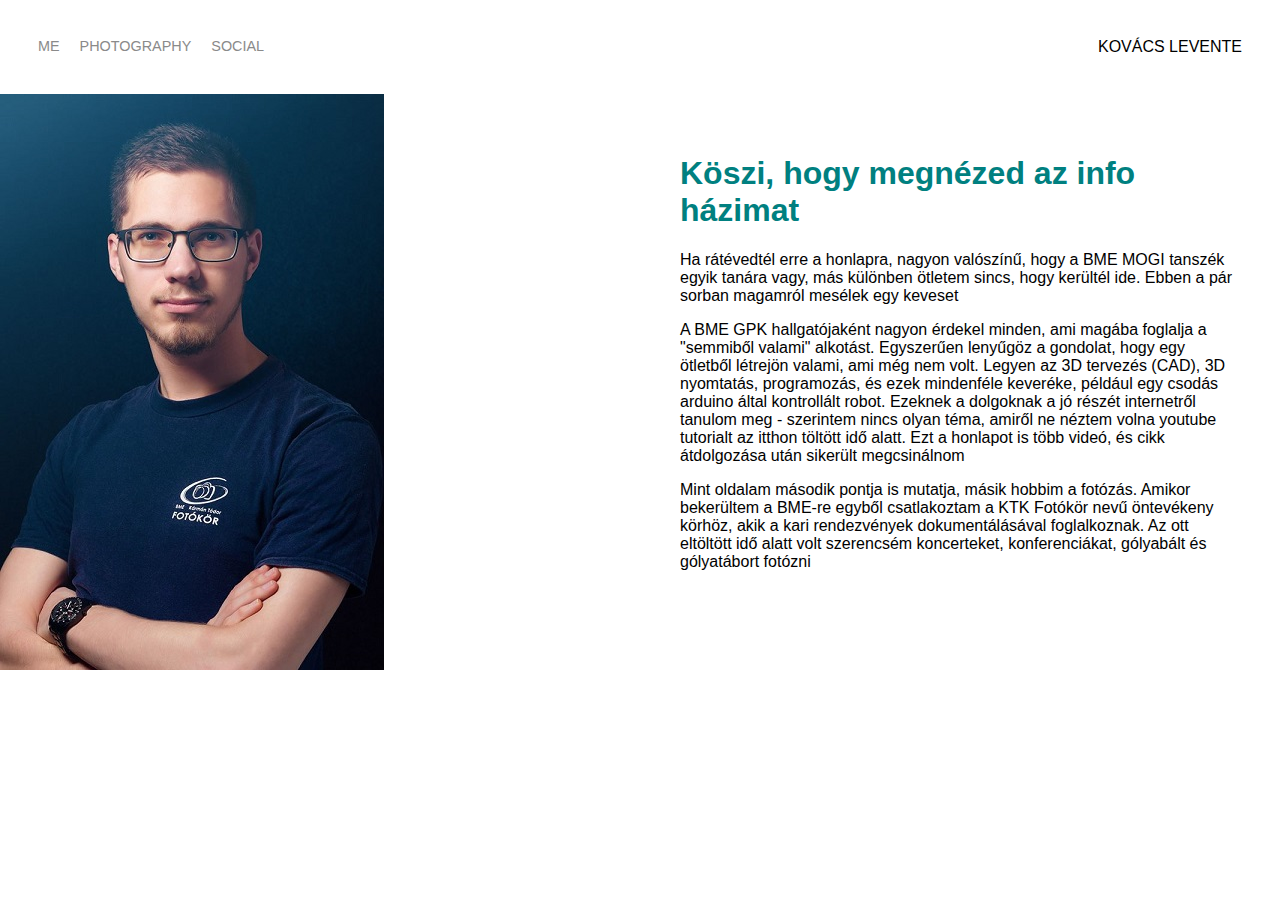
<file: index.html>
<!DOCTYPE html>
<html>
<head>
    <meta charset="utf-8"/>
    <title>Home</title>
    <link rel="stylesheet" href="styles.css">
</head>
<body>
    <div class="container">
        <div class="nav-wrapper">
            <div class="left-side">
                <div class="nav-link-wrapper">
                    <a href="index.html">Me</a>
                </div>
                <div class="nav-link-wrapper">
                    <a href="photos.html">Photography</a>
                </div>
                <div class="nav-link-wrapper">
                    <a href="contacts.html">Social</a>
                </div>
                
            </div>

            <div class="right-side">
                <div class="brand">
                    <div>KOVÁCS LEVENTE</div>
                </div>
            </div>
        </div>
        <div class="content-wrapper">
            <div class="two-column-wrapper">
              <div class="profile-image-wrapper">
                <img src="images/profile.jpg">
              </div>

              <div class="profile-content-wrapper">
                <h1>Köszi, hogy megnézed az info házimat</h1>
                <p>Ha rátévedtél erre a honlapra, nagyon valószínű, hogy a BME MOGI tanszék egyik tanára vagy, más különben ötletem sincs, 
                    hogy kerültél ide. Ebben a pár sorban magamról mesélek egy keveset</p>
                  
                  <p>A BME GPK hallgatójaként nagyon érdekel minden, ami magába foglalja a "semmiből valami" alkotást. Egyszerűen lenyűgöz a gondolat, hogy egy ötletből 
                      létrejön valami, ami még nem volt. Legyen az 3D tervezés 
                      (CAD), 3D nyomtatás, programozás, és ezek mindenféle keveréke, például egy csodás arduino által kontrollált robot. Ezeknek a dolgoknak a jó
                      részét internetről tanulom meg - szerintem nincs olyan téma, amiről ne néztem volna youtube tutorialt az itthon töltött idő alatt. Ezt a honlapot is 
                      több videó, és cikk átdolgozása után sikerült megcsinálnom</p>

                    <p>Mint oldalam második pontja is mutatja, másik hobbim a fotózás. Amikor bekerültem a BME-re egyből csatlakoztam a KTK Fotókör nevű öntevékeny körhöz, 
                        akik a kari rendezvények dokumentálásával foglalkoznak. Az ott eltöltött idő alatt volt szerencsém koncerteket, konferenciákat, gólyabált és gólyatábort fotózni
                    </p>
                    
              </div>
            </div>

                    
                

            
        </div>
    </div>
</body>


</html>
</file>
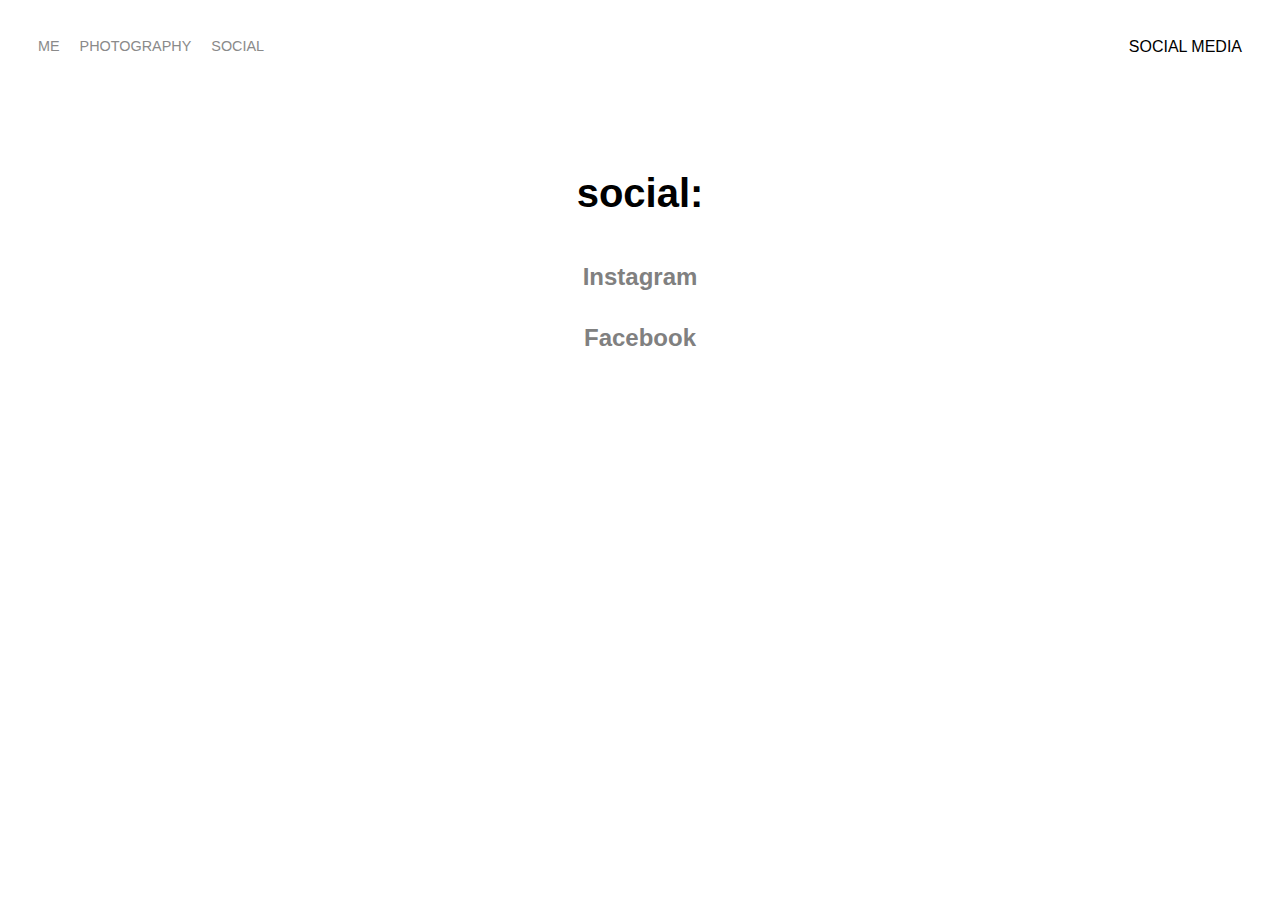
<file: contacts.html>
<!DOCTYPE html>
<html>
<head>
    <meta charset="utf-8"/>
    <title>Contacts</title>
    <link rel="stylesheet" href="styles.css">
    
</head>
<body>
    <div class="container">
        <div class="nav-wrapper">
            <div class="left-side">
                <div class="nav-link-wrapper">
                    <a href="index.html">Me</a>
                </div>
                <div class="nav-link-wrapper">
                    <a href="photos.html">Photography</a>
                </div>
                <div class="nav-link-wrapper">
                    <a href="contacts.html">Social</a>
                </div>
                
            </div>

            <div class="right-side">
                <div class="brand">
                    <div>SOCIAL MEDIA</div>
                </div>
            </div>
        </div>
        <div class="content-wrapper">
            <div class="social">
                <h1>social:</h1>
                <div class="icons">
                    <h2><a href="https://www.instagram.com/leventekovacs_p/" target="_blank">Instagram</a></h2>
                </div>
                <div class="icons">

                    <h2><h2><a href="https://www.facebook.com/levente.kovacs.90834" target="_blank">Facebook</a></h2></h2>
                </div>
                
            </div>

                    
                

            
        </div>
    </div>
</body>


</html>
</file>
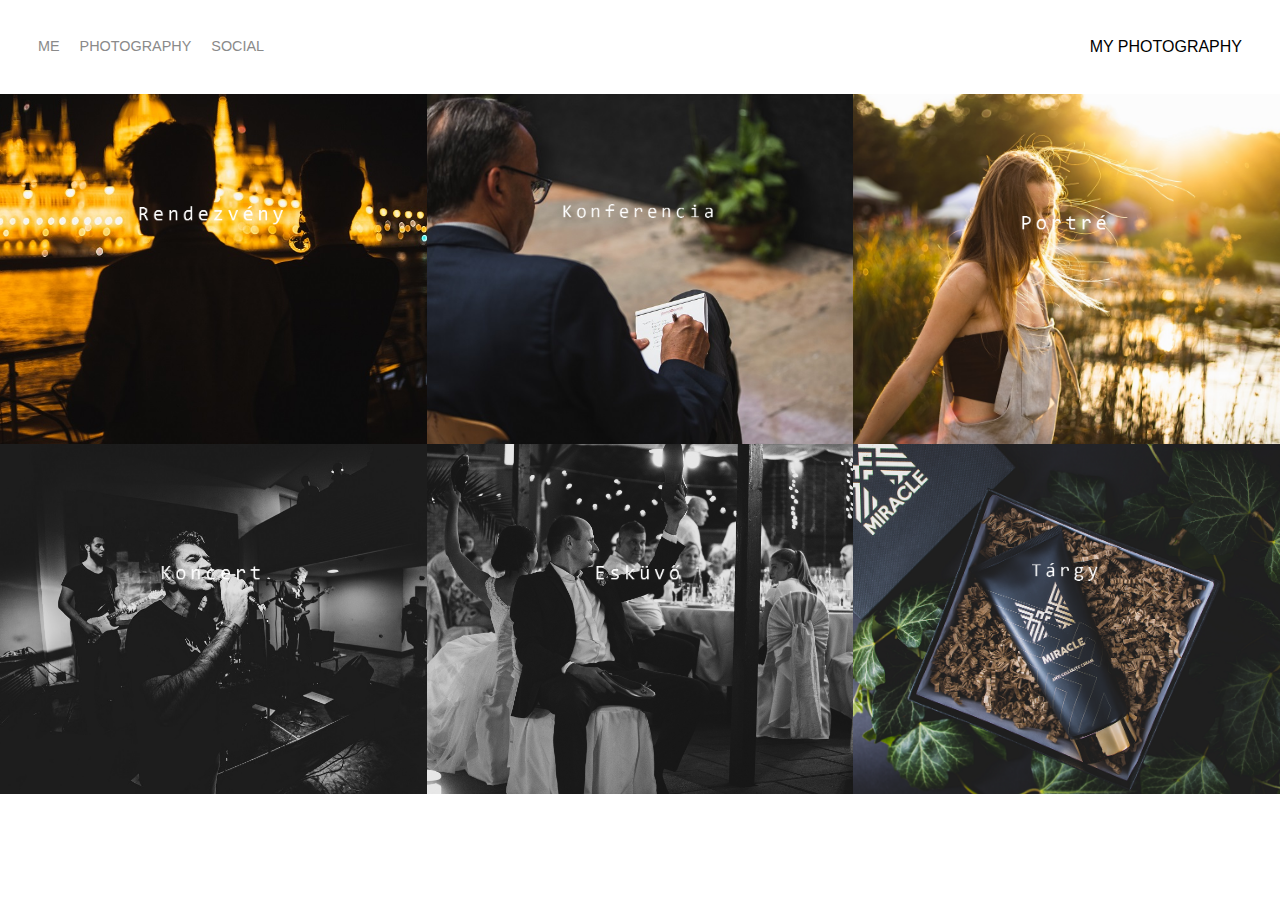
<file: photos.html>
<!DOCTYPE html>
<html>
<head>
    <meta charset="utf-8"/>
    <title>Photography</title>
    <link rel="stylesheet" href="styles.css">
</head>
<body>
    <div class="container">
        <div class="nav-wrapper">
            <div class="left-side">
                <div class="nav-link-wrapper">
                    <a href="index.html">Me</a>
                </div>
                <div class="nav-link-wrapper">
                    <a href="photos.html">Photography</a>
                </div>
                <div class="nav-link-wrapper">
                    <a href="contacts.html">Social</a>
                </div>
            </div>

            <div class="right-side">
                <div class="brand">
                    <div>MY PHOTOGRAPHY</div>
                </div>
            </div>
        </div>
        <div class="content-wrapper">
            
            <div class="portfolio-items-wrapper">

                <div class="portfolio-item-wrapper">
                    <div class="portfolio-img-background" style="background-image:url(images/rendezveny.jpg)">
                    </div>
                    <div class="img-text-wrapper">
                        <div class="logo-wrapper">
                            <img src="images/logos/rend.png">
                        </div>

                        <div class="subtitle">
                            Köszönhetően a BME-n működő KTK Fotókörnek, az évek alatt nagy rutint szereztem a rendezvényfotózás terén 
                        </div>
                    </div>

                    
                </div>
                <div class="portfolio-item-wrapper">
                    <div class="portfolio-img-background" style="background-image:url(images/konferencia.jpg)">
                    </div>
                    <div class="img-text-wrapper">
                        <div class="logo-wrapper">
                            <img src="images/logos/konf.png">
                        </div>

                        <div class="subtitle">
                            Ha konferenciát fotózok, próbálok az egyszerűségre törekedni mind kompozícióban, mind utómunkában. 
                        </div>
                    </div>

                    
                </div>
                <div class="portfolio-item-wrapper">
                    <div class="portfolio-img-background" style="background-image:url(images/portre.jpg)">
                    </div>
                    <div class="img-text-wrapper">
                        <div class="logo-wrapper">
                            <img src="images/logos/port.png">
                        </div>

                        <div class="subtitle">
                            A portré az egyik kedvenc műfajom, mert igazán nagy kihívás valakit csak pár képben bemutatni
                        </div>
                    </div>

                    
                </div>
                <div class="portfolio-item-wrapper">
                    <div class="portfolio-img-background" style="background-image:url(images/koncert.jpg)">
                    </div>
                    <div class="img-text-wrapper">
                        <div class="logo-wrapper">
                            <img src="images/logos/konc.png">
                        </div>

                        <div class="subtitle">
                            A koncertfotózás nagyon vad meló, ahol érdemes minél közelebb kerülni az eseményekhez
                        </div>
                    </div>

                    
                </div>
                <div class="portfolio-item-wrapper">
                    <div class="portfolio-img-background" style="background-image:url(images/eskuvo.jpg)">
                    </div>
                    <div class="img-text-wrapper">
                        <div class="logo-wrapper">
                            <img src="images/logos/esk.png">
                        </div>

                        <div class="subtitle">
                            Egy esküvőfotózásnál a pillanatot kell elkapni, hiszen minden történés egyszeri alkalom
                        </div>
                    </div>

                    
                </div>
                <div class="portfolio-item-wrapper">
                    <div class="portfolio-img-background" style="background-image:url(images/targy.png)">
                    </div>
                    <div class="img-text-wrapper">
                        <div class="logo-wrapper">
                            <img src="images/logos/tar.png">
                        </div>

                        <div class="subtitle">
                            Amikor tárgyakat fotózok, akkor igazán szabadjára tudom engedni a kreativitásomat
                        </div>
                    </div>

                    
                

            </div> 
        </div>
    </div>
</body>
<script>
     const portfolioItems = document.querySelectorAll('.portfolio-item-wrapper');

     portfolioItems.forEach(portfolioItem => {
        portfolioItem.addEventListener('mouseover', () => {
            portfolioItem.childNodes[1].classList.add('img-darken');
        })
        portfolioItem.addEventListener('mouseout', () => {
            portfolioItem.childNodes[1].classList.remove('img-darken');
        })
     })

</script>

</html>
</file>
<file: styles.css>
/* INDEX styles */
body {
    font-family: sans-serif;
    margin: 0px;
    

}
.two-column-wrapper {
    display: grid;
    grid-template-columns: 1fr 1fr;
}

.profile-content-wrapper{
    padding: 40px;
}
.profile-content-wrapper h1 {
    color: teal;
}

/* Photography Styles */


.container {
    display: grid;
    grid-template-columns: 1fr;
}

/* Nav styles */
.nav-wrapper {
    display:flex;                       /*Ez nem fogja kezelni a többi devet*/
    justify-content: space-between;
    padding: 38px;
}
.left-side {
    display: flex;
}

.nav-wrapper>.left-side >div{
    margin-right: 20px;
    font-size: 0.9em;
    text-transform: uppercase;
}

.nav-link wrapper {
    height: 22px;
    border-bottom: 1px solid transparent;
    transition: border-bottom 0.5s;
}

.nav-link-wrapper a {
    color: #8a8a8a;
    text-decoration: none;
    transition: color 0.5s;
}
.nav-link-wrapper:hover {
    border-bottom: 1px  solid black;
}

.nav-link-wrapper a:hover {
    color: black;
}

/* Portfolio styles */

.portfolio-items-wrapper {
    display: grid;
    grid-template-columns: 1fr 1fr 1fr;

}

.portfolio-item-wrapper {
    position: relative;
}

.portfolio-img-background {
    height: 350px;
    width: 100%;
    background-size: cover;
    background-position: center;
    background-repeat: no-repeat;
}

.img-text-wrapper {
    position: absolute;
    top:0;
    display: flex;
    flex-direction: column;
    justify-content: center;
    align-items: center;
    height: 100%;
    text-align: center;
    padding-left: 100px;
    padding-right: 100px;
}

.logo-wrapper img {
    width: 70%;
    margin-bottom: 20px;
}
.img-text-wrapper {
    transition: 1s;
    font-weight: 600;
    color:transparent;
}
.img-text-wrapper:hover .subtitle {
    font-weight: 600;
    color: white;

}

.img-darken {
    transition: 1s;
    filter: brightness(5%);
}

/* SOCIAL */
.social h1 {
    font-family: -apple-system, BlinkMacSystemFont, 'Segoe UI', Roboto, Oxygen, Ubuntu, Cantarell, 'Open Sans', 'Helvetica Neue', sans-serif;
    font-size: 40px;
    text-align: center;
    padding-top: 50px;

}
.icons {

    text-align: center;
    display: grid;
    height: 22px;
    
    
    
}
.icons a {
    color: grey;
    text-decoration: none;
    transition: color 0.5s;
}


.icons a:hover {
    color: black;
}
</file>
